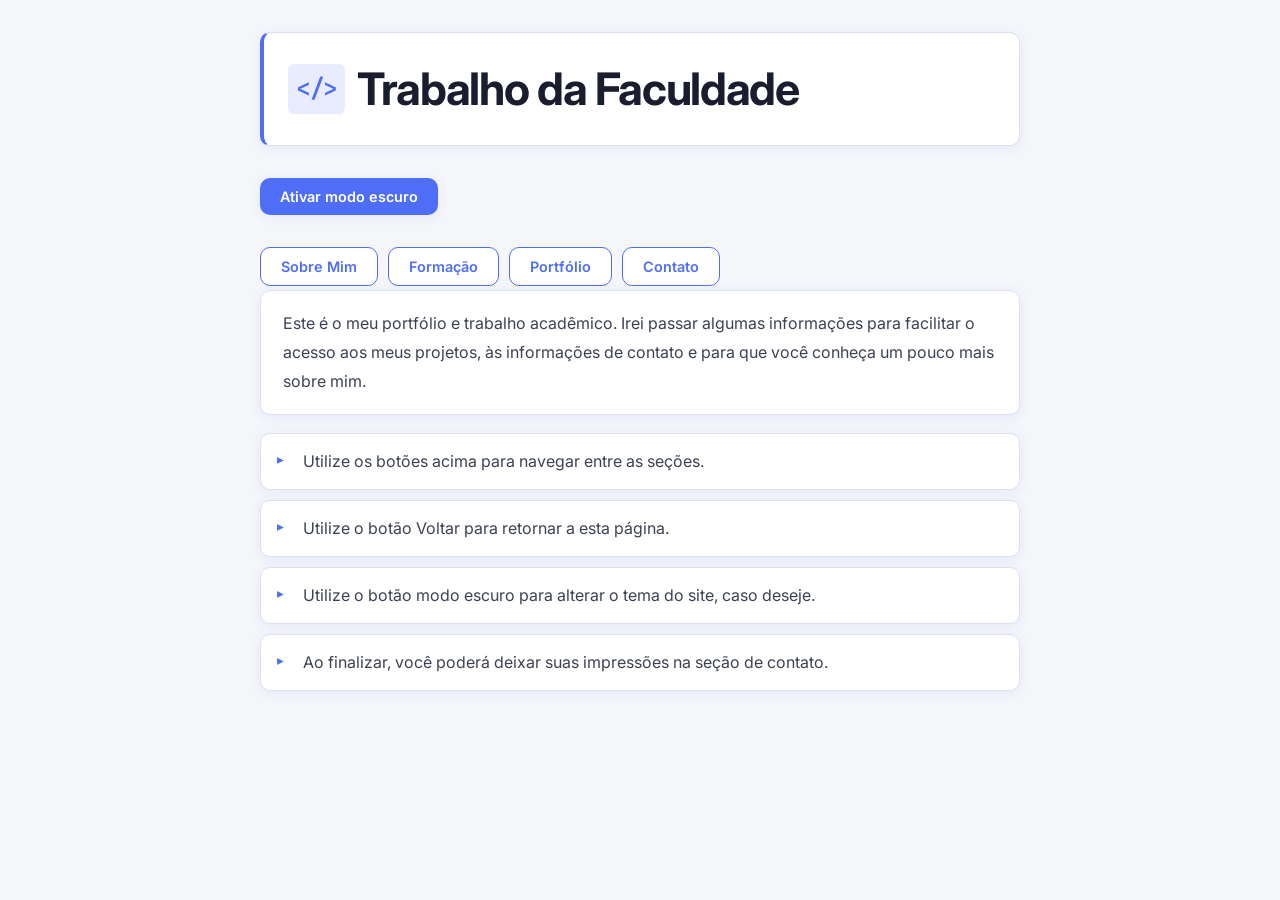
<file: index.html>
<!DOCTYPE html>
<html lang="en">
<head>
    <meta charset="UTF-8">
    <meta name="viewport" content="width=device-width, initial-scale=1.0">
    <title>Trabalho da Faculdade</title>
    <link id="themeStylesheet" rel="stylesheet" href="css/styles.css">
    <link href="sobre.html">
</head>
<body>
    <h1 id="titulo">Trabalho da Faculdade</h1>
    <button id="botaoTema" type="button">Ativar modo escuro</button>
    <button id="sobreButton" onclick="window.location.href='sobre.html'">Sobre Mim</button>
    <button id="sobreButton" onclick="window.location.href='formacao.html'">Formação</button>
    <button id="sobreButton" onclick="window.location.href='portfolio.html'">Portfólio</button>
    <button id="sobreButton" onclick="window.location.href='contato.html'">Contato</button>

    <p>Este é o meu portfólio e trabalho acadêmico. Irei passar algumas informações para facilitar o acesso aos meus projetos, às informações de contato e para que você conheça um pouco mais sobre mim.</p>

    <ul>
        <li>Utilize os botões acima para navegar entre as seções.</li>
        <li>Utilize o botão Voltar para retornar a esta página.</li>
        <li>Utilize o botão modo escuro para alterar o tema do site, caso deseje.</li>
        <li>Ao finalizar, você poderá deixar suas impressões na seção de contato.</li>
    </ul>

    <script src="javascript/tema.js"></script>
</body>
</html>
</file>
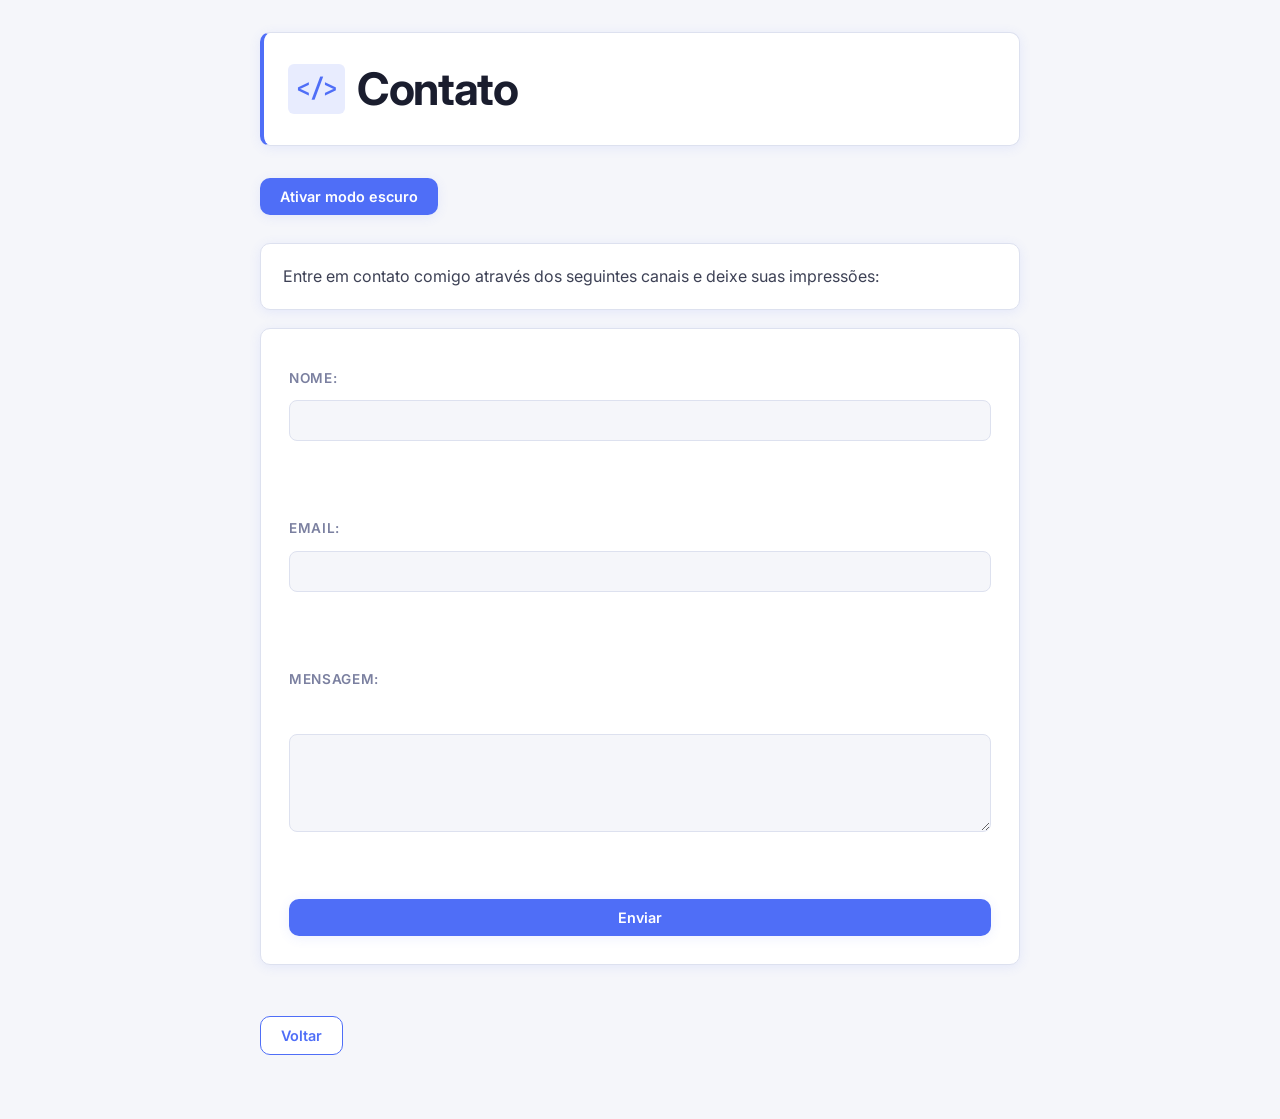
<file: contato.html>
<!DOCTYPE html>
<html lang="en">
<head>
    <meta charset="UTF-8">
    <meta name="viewport" content="width=device-width, initial-scale=1.0">
    <title>Contato</title>
    <link id="themeStylesheet" rel="stylesheet" href="css/styles.css">
</head>
<body>
    <h1 id="titulo">Contato</h1>
    <button id="botaoTema" type="button">Ativar modo escuro</button>
    <p>Entre em contato comigo através dos seguintes canais e deixe suas impressões:</p>
    <form id="formContato">
        <label for="nome">Nome:</label>
        <input type="text" id="nome" name="nome" required><br><br>
        
        <label for="email">Email:</label>
        <input type="email" id="email" name="email" required><br><br>
        
        <label for="mensagem">Mensagem:</label><br>
        <textarea id="mensagem" name="mensagem" rows="4" cols="50" required></textarea><br><br>
        
        <input type="submit" value="Enviar">
    </form>
    <p id="mensagemSucesso" style="display:none; margin-top: 10px;"></p>
    <br>
    <button id="sobreButton" onclick="window.location.href='index.html'">Voltar</button>
 
    <script src="javascript/tema.js"></script>
    <script src="javascript/contato.js"></script>
</body>
</html>
</file>
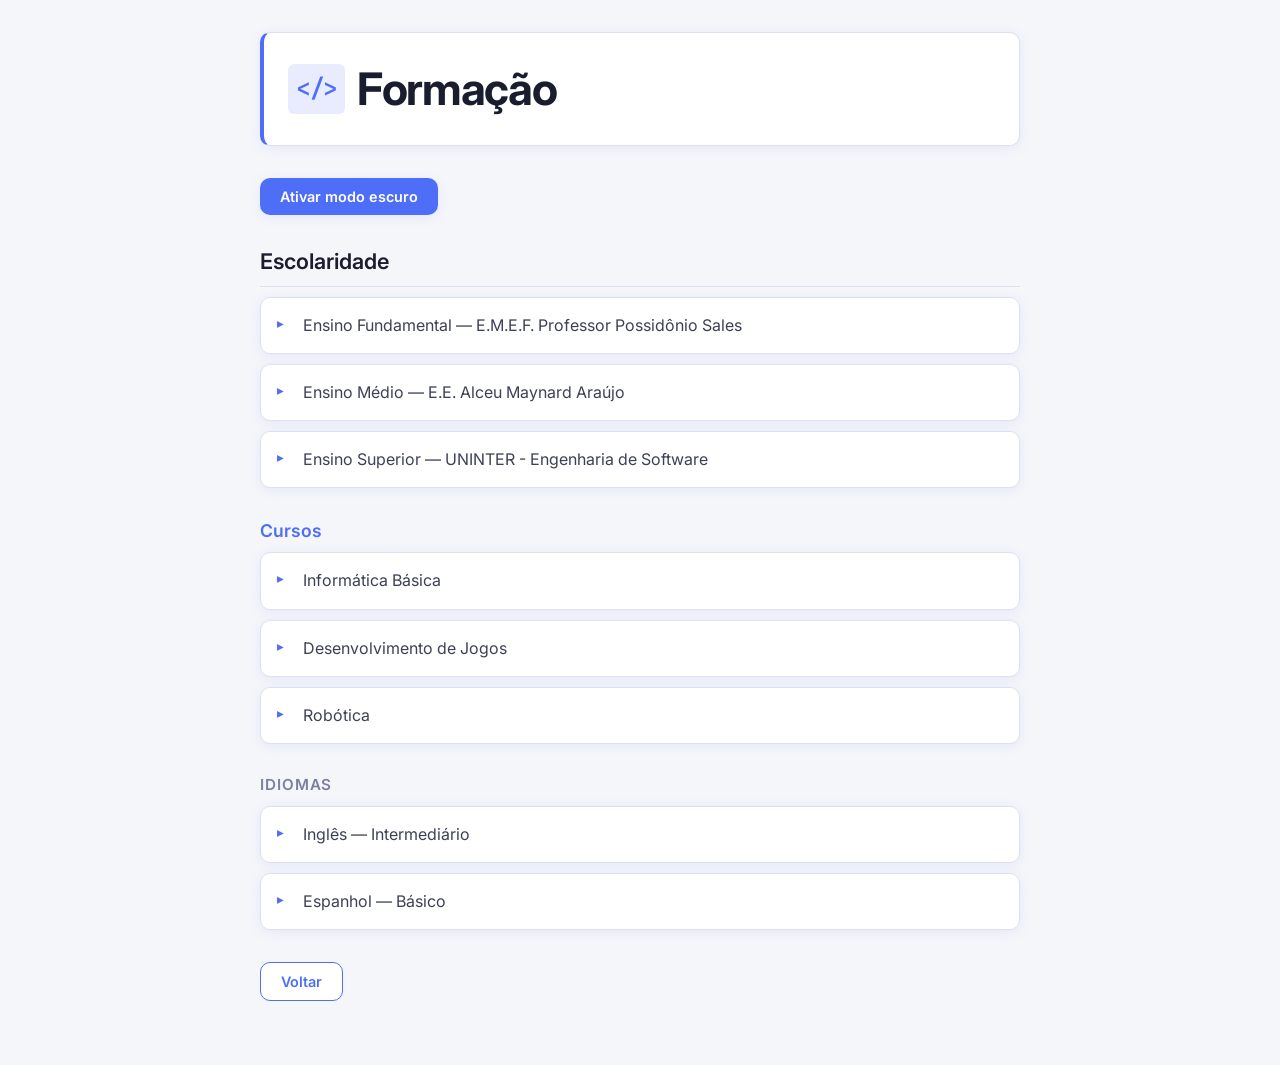
<file: formacao.html>
<!DOCTYPE html>
<html lang="en">
<head>
    <meta charset="UTF-8">
    <meta name="viewport" content="width=device-width, initial-scale=1.0">
    <title>Formação</title>
    <link id="themeStylesheet" rel="stylesheet" href="css/styles.css">
</head>
<body>
    <h1 id="titulo">Formação</h1>
    <button id="botaoTema" type="button">Ativar modo escuro</button>
    <h2>Escolaridade</h2>
    <ul>
        <li>Ensino Fundamental — E.M.E.F. Professor Possidônio Sales</li>
        <li>Ensino Médio — E.E. Alceu Maynard Araújo</li>
        <li>Ensino Superior — UNINTER - Engenharia de Software</li>
    </ul>
    <h3>Cursos</h3>
    <ul>
        <li>Informática Básica</li>
        <li>Desenvolvimento de Jogos</li>
        <li>Robótica</li>
    </ul>
    <h4>Idiomas</h4>
    <ul>
        <li>Inglês — Intermediário</li>
        <li>Espanhol — Básico</li>
    </ul>
    <button id="sobreButton" onclick="window.location.href='index.html'">Voltar</button>
    <script src="javascript/tema.js"></script>
</body>
</html>
</file>
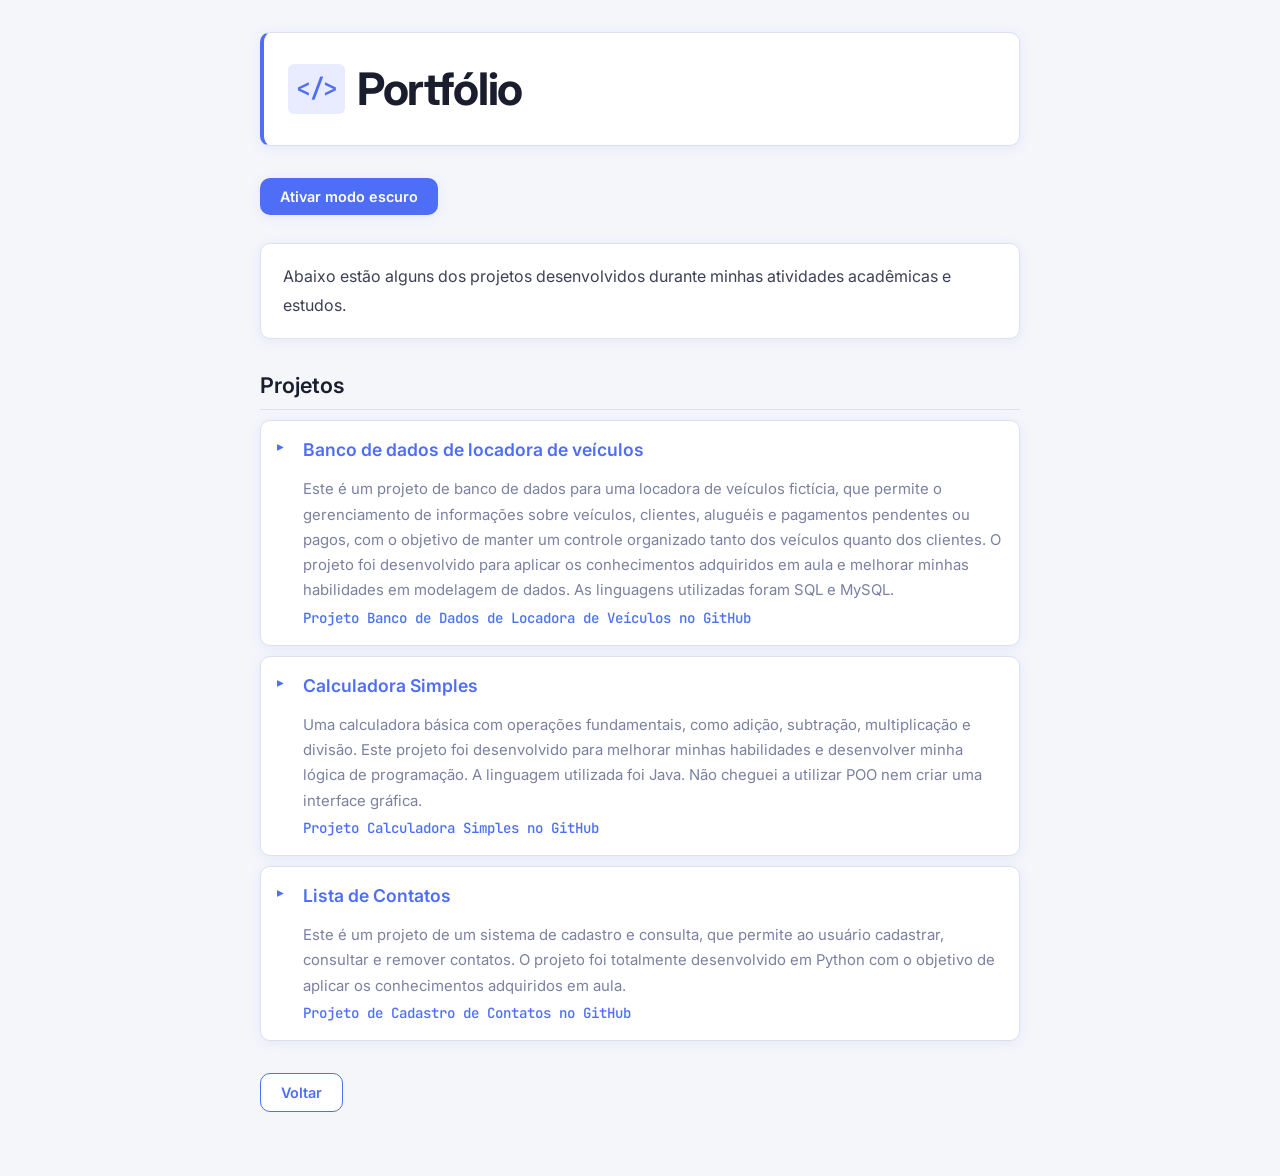
<file: portfolio.html>
<!DOCTYPE html>
<html lang="en">
<head>
    <meta charset="UTF-8">
    <meta name="viewport" content="width=device-width, initial-scale=1.0">
    <title>Portfólio</title>
    <link id="themeStylesheet" rel="stylesheet" href="css/styles.css">
</head>
<body>
    <h1 id="titulo">Portfólio</h1>
    <button id="botaoTema" type="button">Ativar modo escuro</button>
    <p>Abaixo estão alguns dos projetos desenvolvidos durante minhas atividades acadêmicas e estudos.</p>
    <h2 id="subtitulo">Projetos</h2>
    
    <ul>
        <li><h3>Banco de dados de locadora de veículos</h3><p>Este é um projeto de banco de dados para uma locadora de veículos fictícia, que permite o gerenciamento de informações sobre veículos, clientes, aluguéis e pagamentos pendentes ou pagos, com o objetivo de manter um controle organizado tanto dos veículos quanto dos clientes. O projeto foi desenvolvido para aplicar os conhecimentos adquiridos em aula e melhorar minhas habilidades em modelagem de dados. As linguagens utilizadas foram SQL e MySQL.</p>
        <a href="https://github.com/flpcst/LocadoraVeiculos/blob/main/LocadoraVeiculos.sql">Projeto Banco de Dados de Locadora de Veículos no GitHub</a>
        </li>
        
        <li><h3>Calculadora Simples</h3><p>Uma calculadora básica com operações fundamentais, como adição, subtração, multiplicação e divisão. Este projeto foi desenvolvido para melhorar minhas habilidades e desenvolver minha lógica de programação. A linguagem utilizada foi Java. Não cheguei a utilizar POO nem criar uma interface gráfica.</p>
        <a href="https://github.com/flpcst/CalculadoraSimples/blob/master/src/Main.java">Projeto Calculadora Simples no GitHub</a>
        </li>
        
        <li><h3>Lista de Contatos</h3><p>Este é um projeto de um sistema de cadastro e consulta, que permite ao usuário cadastrar, consultar e remover contatos. O projeto foi totalmente desenvolvido em Python com o objetivo de aplicar os conhecimentos adquiridos em aula.</p>
        <a href="https://github.com/Felipe-Correa-santos/CadastroContato/tree/master">Projeto de Cadastro de Contatos no GitHub</a>
        </li>

    </ul>  
    
    <button id="sobreButton" onclick="window.location.href='index.html'">Voltar</button>
    <script src="javascript/tema.js"></script>
</body>
</html>
</file>
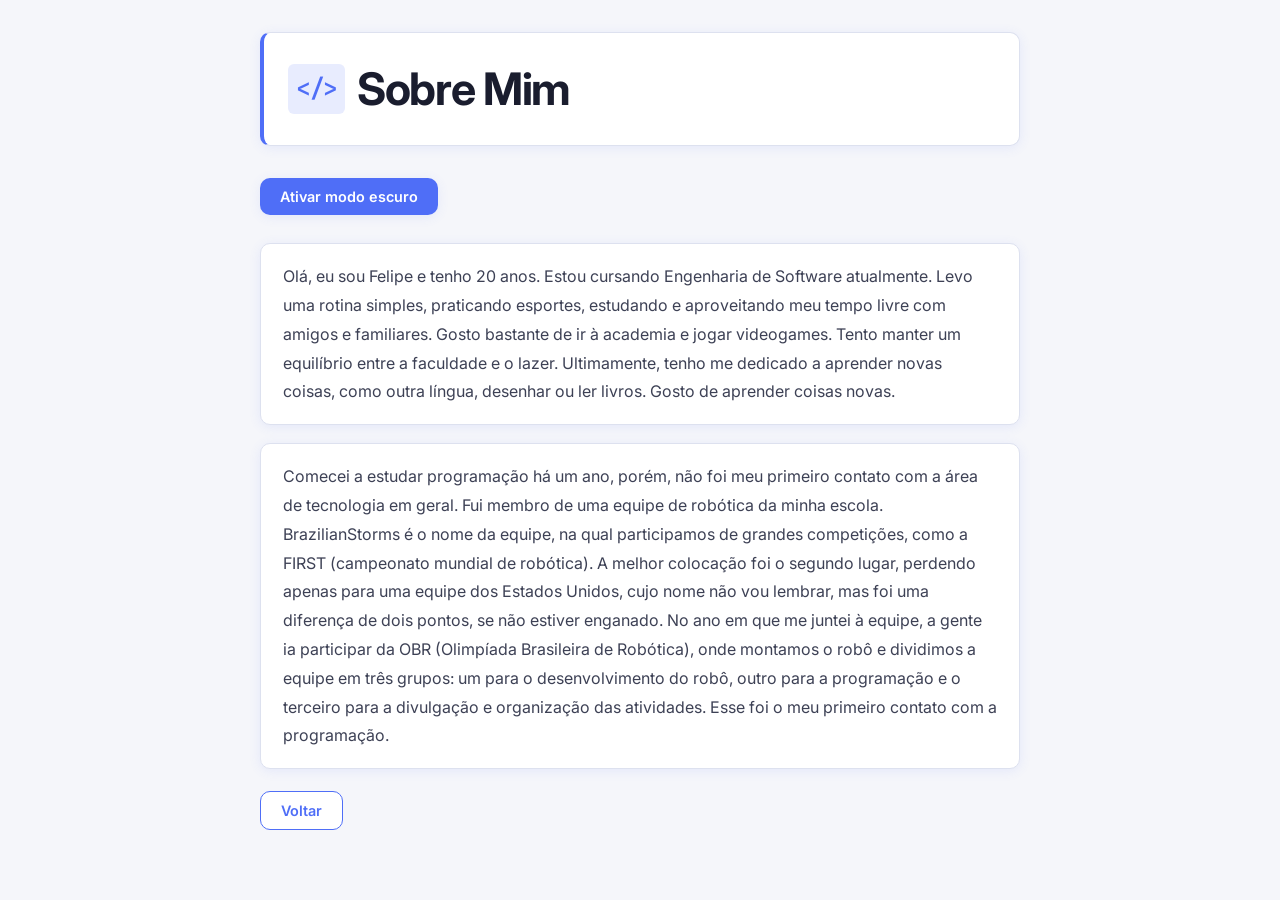
<file: sobre.html>
<!DOCTYPE html>
<html lang="en">
<head>
    <meta charset="UTF-8">
    <meta name="viewport" content="width=device-width, initial-scale=1.0">
    <title>Sobre Mim</title>
    <link id="themeStylesheet" rel="stylesheet" href="css/styles.css">
</head>
<body>
    <div>
        <h1 id="titulo">Sobre Mim</h1>
        <button id="botaoTema" type="button">Ativar modo escuro</button>
        <p class="paragrafo">Olá, eu sou Felipe e tenho 20 anos. Estou cursando Engenharia de Software atualmente. Levo uma rotina simples, praticando esportes, estudando e aproveitando meu tempo livre com amigos e familiares. Gosto bastante de ir à academia e jogar videogames. Tento manter um equilíbrio entre a faculdade e o lazer. Ultimamente, tenho me dedicado a aprender novas coisas, como outra língua, desenhar ou ler livros. Gosto de aprender coisas novas.</p>
        <p class="paragrafo">Comecei a estudar programação há um ano, porém, não foi meu primeiro contato com a área de tecnologia em geral. Fui membro de uma equipe de robótica da minha escola. BrazilianStorms é o nome da equipe, na qual participamos de grandes competições, como a FIRST (campeonato mundial de robótica). A melhor colocação foi o segundo lugar, perdendo apenas para uma equipe dos Estados Unidos, cujo nome não vou lembrar, mas foi uma diferença de dois pontos, se não estiver enganado. No ano em que me juntei à equipe, a gente ia participar da OBR (Olimpíada Brasileira de Robótica), onde montamos o robô e dividimos a equipe em três grupos: um para o desenvolvimento do robô, outro para a programação e o terceiro para a divulgação e organização das atividades. Esse foi o meu primeiro contato com a programação.</p>
    </div>
        <button id="sobreButton" onclick="window.location.href='index.html'">Voltar</button>
    <script src="javascript/tema.js"></script>
</body>
</html>
</file>
<file: css/styles.css>
/* ===== TEMA CLARO ===== */
/* Estilos para o modo claro da aplicação */

/* Importa fontes do Google Fonts */
@import url('https://fonts.googleapis.com/css2?family=Inter:wght@400;500;600;700&family=JetBrains+Mono:wght@400;600&display=swap');

/* Define variáveis CSS de cores e estilos globais */
:root {
    /* Cores de fundo e superfícies */
    --bg:          #f5f6fa;
    --surface:     #ffffff;
    --surface-alt: #eef0f8;
    --border:      #dde1ef;
    
    /* Cores de destaque e acentos */
    --accent:      #4f6ef7;
    --accent-dark: #3a57d4;
    --accent-muted:#e8ecfe;
    
    /* Cores de texto */
    --text-primary:#1a1d2e;
    --text-body:   #3d4155;
    --text-muted:  #7b80a0;
    
    /* Cores de feedback */
    --success:     #1aab6d;
    --error:       #e03b3b;
    
    /* Estilo e animações */
    --radius:      10px;
    --shadow:      0 2px 12px rgba(79,110,247,.10);
    --shadow-md:   0 4px 24px rgba(79,110,247,.15);
    --font-sans:   'Inter', system-ui, sans-serif;
    --font-mono:   'JetBrains Mono', monospace;
    --transition:  .2s ease;
}


/* Reset global para todos os elementos */
*, *::before, *::after {
    box-sizing: border-box;
    margin: 0;
    padding: 0;
}

/* Suaviza o scroll da página */
html {
    scroll-behavior: smooth;
}

/* Estilos principais do corpo da página */
body {
    font-family: var(--font-sans);
    background-color: var(--bg);
    color: var(--text-body);
    line-height: 1.7;
    padding: 32px 20px 60px;
    max-width: 800px;
    margin: 0 auto;
    /* Transição suave ao mudar de tema */
    transition: background-color var(--transition), color var(--transition);
}


/* Estilo do título principal da página */
#titulo {
    font-family: var(--font-sans);
    font-size: clamp(2rem, 5vw, 2.8rem);
    font-weight: 700;
    color: var(--text-primary);
    letter-spacing: -.03em;
    padding: 18px 24px;
    margin: 0 0 32px;
    background: var(--surface);
    border: 1px solid var(--border);
    border-left: 4px solid var(--accent);
    border-radius: var(--radius);
    box-shadow: var(--shadow);
    display: flex;
    align-items: center;
    gap: 12px;
}
/* Pseudo-elemento do título (ícone de código) */#titulo::before {
    content: '</>';
    font-family: var(--font-mono);
    font-size: .55em;
    font-weight: 600;
    color: var(--accent);
    background: var(--accent-muted);
    padding: 4px 8px;
    border-radius: 6px;
    flex-shrink: 0;
}


/* Estilo dos títulos secundários */
.titulo {
    font-size: clamp(1.6rem, 4vw, 2.2rem);
    font-weight: 700;
    color: var(--text-primary);
    letter-spacing: -.02em;
    margin: 40px 0 16px;
}


/* Estilo dos parágrafos e textos */
.paragrafo,
body > p,
body div > p {
    font-size: 1rem;
    color: var(--text-body);
    background: var(--surface);
    border: 1px solid var(--border);
    border-radius: var(--radius);
    padding: 18px 22px;
    margin: 0 0 18px;
    box-shadow: var(--shadow);
    line-height: 1.8;
}


/* Estilos dos heading tags */
/* H2 - Seções principais */
h2 {
    font-size: 1.35rem;
    font-weight: 600;
    color: var(--text-primary);
    margin: 28px 0 10px;
    padding-bottom: 6px;
    border-bottom: 1px solid var(--border);
}

/* H3 - Subseções com destaque */
h3 {
    font-size: 1.1rem;
    font-weight: 600;
    color: var(--accent);
    margin: 0 0 6px;
}

/* H4 - Subtítulos pequenos */
h4 {
    font-size: .95rem;
    font-weight: 600;
    color: var(--text-muted);
    text-transform: uppercase;
    letter-spacing: .06em;
    margin: 20px 0 8px;
}


/* Estilos de listas */
/* Remove estilo padrão e organiza em coluna */
ul {
    list-style: none;
    display: flex;
    flex-direction: column;
    gap: 10px;
    margin: 0 0 28px;
    padding: 0;
}

/* Estilo dos itens da lista */
ul li {
    background: var(--surface);
    border: 1px solid var(--border);
    border-radius: var(--radius);
    padding: 14px 18px;
    box-shadow: var(--shadow);
    position: relative;
    padding-left: 42px;
}

/* Bullet point customizado para cada item */
ul li::before {
    content: '▸';
    position: absolute;
    left: 16px;
    color: var(--accent);
    font-size: .85rem;
}

/* Parágrafos dentro dos itens da lista */
ul li p {
    background: none;
    border: none;
    box-shadow: none;
    padding: 6px 0 0;
    margin: 0;
    font-size: .93rem;
    color: var(--text-muted);
}


/* Estilos gerais de botões */
button,
input[type="submit"] {
    font-family: var(--font-sans);
    font-size: .9rem;
    font-weight: 600;
    cursor: pointer;
    border: none;
    border-radius: var(--radius);
    padding: 10px 20px;
    /* Transições suaves para efeitos hover */
    transition: background var(--transition), transform var(--transition), box-shadow var(--transition);
}

/* Estilo do botão de navegação 'Sobre' */
#sobreButton,
button#sobreButton {
    background: var(--surface);
    color: var(--accent);
    border: 1.5px solid var(--accent);
    margin: 4px 6px 4px 0;
    /* Botões de navegação ficam lado a lado */
    display: inline-block;
}

/* Efeito hover para o botão Sobre */
#sobreButton:hover {
    background: var(--accent-muted);
    box-shadow: var(--shadow);
    transform: translateY(-1px);
}

/* Estilo do botão de alternância de tema */
#botaoTema {
    background: var(--accent);
    color: #fff;
    margin: 0 6px 28px 0;
    box-shadow: var(--shadow);
    /* Botão de tema fica isolado (quebra de linha) */
    display: block;
}

#botaoTema:hover {
    background: var(--accent-dark);
    box-shadow: var(--shadow-md);
    transform: translateY(-1px);
}

input[type="submit"] {
    background: var(--accent);
    color: #fff;
    padding: 10px 28px;
    box-shadow: var(--shadow);
}

input[type="submit"]:hover {
    background: var(--accent-dark);
    transform: translateY(-1px);
}


#formContato {
    background: var(--surface);
    border: 1px solid var(--border);
    border-radius: var(--radius);
    padding: 28px;
    box-shadow: var(--shadow);
    margin-bottom: 20px;
    display: flex;
    flex-direction: column;
    gap: 6px;
}

#formContato label {
    font-size: .85rem;
    font-weight: 600;
    color: var(--text-muted);
    text-transform: uppercase;
    letter-spacing: .05em;
    margin-top: 10px;
}

#formContato input[type="text"],
#formContato input[type="email"],
#formContato textarea {
    font-family: var(--font-sans);
    font-size: .95rem;
    color: var(--text-primary);
    background: var(--bg);
    border: 1.5px solid var(--border);
    border-radius: 8px;
    padding: 10px 14px;
    width: 100%;
    transition: border-color var(--transition), box-shadow var(--transition);
    resize: vertical;
    outline: none;
    margin-top: 4px;
}

#formContato input:focus,
#formContato textarea:focus {
    border-color: var(--accent);
    box-shadow: 0 0 0 3px var(--accent-muted);
}


a {
    color: var(--accent);
    text-decoration: none;
    font-weight: 500;
    font-family: var(--font-mono);
    font-size: .88em;
}

a:hover {
    text-decoration: underline;
    color: var(--accent-dark);
}


#mensagemSucesso {
    font-weight: 500;
    border-radius: 8px;
    padding: 12px 16px;
    background: var(--surface);
    border: 1px solid var(--border);
}


@media (max-width: 520px) {
    body { padding: 16px 12px 48px; }
    #titulo { font-size: 1.5rem; padding: 14px 16px; }
    #formContato { padding: 18px; }
    
    /* Botões de navegação ficam lado a lado no mobile com menos espaço */
    #sobreButton {
        margin: 4px 4px 4px 0;
        padding: 8px 12px;
        font-size: .8rem;
    }
    
    /* Botão de tema fica separado com quebra de linha */
    #botaoTema {
        margin: 0 0 20px 0;
        width: 100%;
        padding: 10px 20px;
    }
}
</file>
